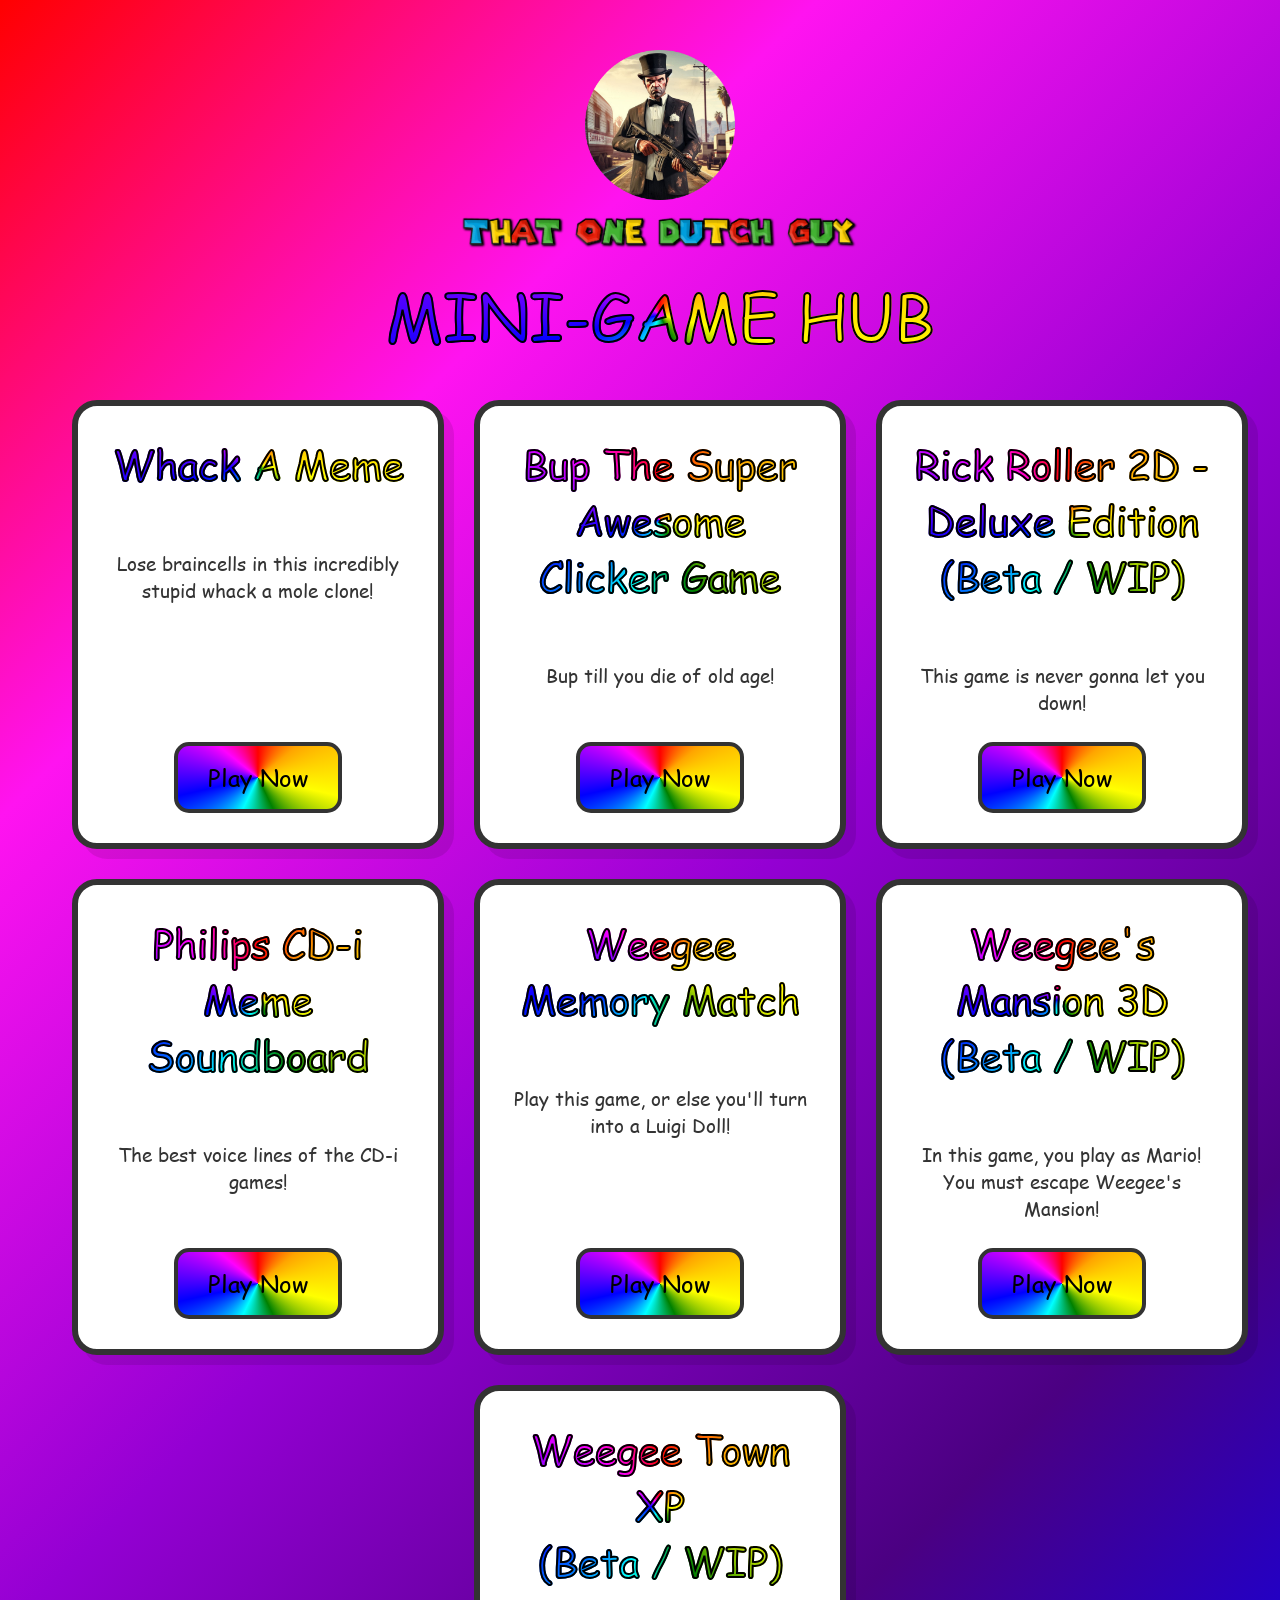
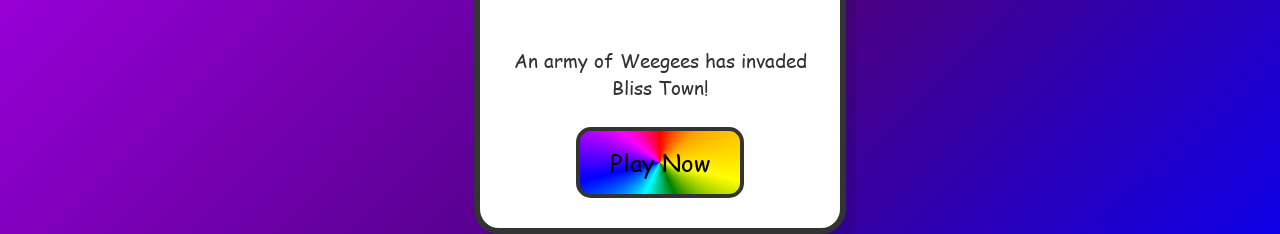
<file: index.html>
<!DOCTYPE html>
<html lang="en">
<head>
    <meta charset="UTF-8">
    <meta name="viewport" content="width=device-width, initial-scale=1.0">
    <meta name="robots" content="noindex">
    <title>That One Dutch Guy's Minigame Hub</title>
    <link rel="icon" type="image/x-icon" href="./index.ico">
    <link rel="preload" href="That-One-Dutch-Guy-Channel-Logo-Circle.png" as="image">
    <link rel="preload" href="That-One-Dutch-Guy-Logo-Text.png" as="image">
    <link rel="stylesheet" href="style.css">
</head>
<body>

    <header class="brand-header">
    <a href="https://www.youtube.com/@That1DutchGuy" target="_blank" rel="noopener noreferrer">
        <img src="That-One-Dutch-Guy-Channel-Logo-Circle.png" alt="Logo" class="main-logo">
    </a>
    <img src="That-One-Dutch-Guy-Logo-Text.png" alt="That One Dutch Guy" class="text-logo">
    </header>

    <h1>Mini-Game Hub</h1>

    <div class="game-container">
    <div class="game-card">
        <h3>Whack A Meme</h3>
        <p>Lose braincells in this incredibly stupid whack a mole clone!</p>
        <a href="whack-a-meme/whack-a-meme.html" class="play-button">Play Now</a>
    </div>

    <div class="game-card">
        <h3>Bup The Super Awesome Clicker Game</h3>
        <p>Bup till you die of old age!</p>
        <a href="bup-the-super-awesome-clicker-game/bup.html" class="play-button">Play Now</a>
    </div>

    <div class="game-card">
    <h3>Rick Roller 2D - Deluxe Edition <br> (Beta / WIP)</h3>
    <p>This game is never gonna let you down!</p>
    <a href="rick-roll-2d/rick-roll-2d.html" class="play-button">Play Now</a>
</div>

<div class="game-card">
    <h3>Philips CD-i Meme Soundboard</h3>
    <p>The best voice lines of the CD-i games!</p>
    <a href="cd-i-meme-soundboard/cd-i-meme-soundboard.html" class="play-button">Play Now</a>
    </div>

<div class="game-card">
    <h3>Weegee Memory Match</h3>
    <p>Play this game, or else you'll turn into a Luigi Doll!</p>
    <a href="weegee-memory-match/WeegeeMemory.html" class="play-button">Play Now</a>
</div>

<div class="game-card">
    <h3>Weegee's Mansion 3D <br>(Beta / WIP)</h3>
    <p>In this game, you play as Mario! You must escape Weegee's Mansion!</p>
    <a href="weegees-mansion/weegees_mansion.html" class="play-button">Play Now</a>
</div>

<div class="game-card">
    <h3>Weegee Town XP <br> (Beta / WIP)</h3>
    <p>An army of Weegees has invaded Bliss Town!</p>
    <a href="weegee-town-xp/weegee-town-xp.html" class="play-button">Play Now</a>
    </div>


<script src="script.js"></script>

</body>
</html>
</file>
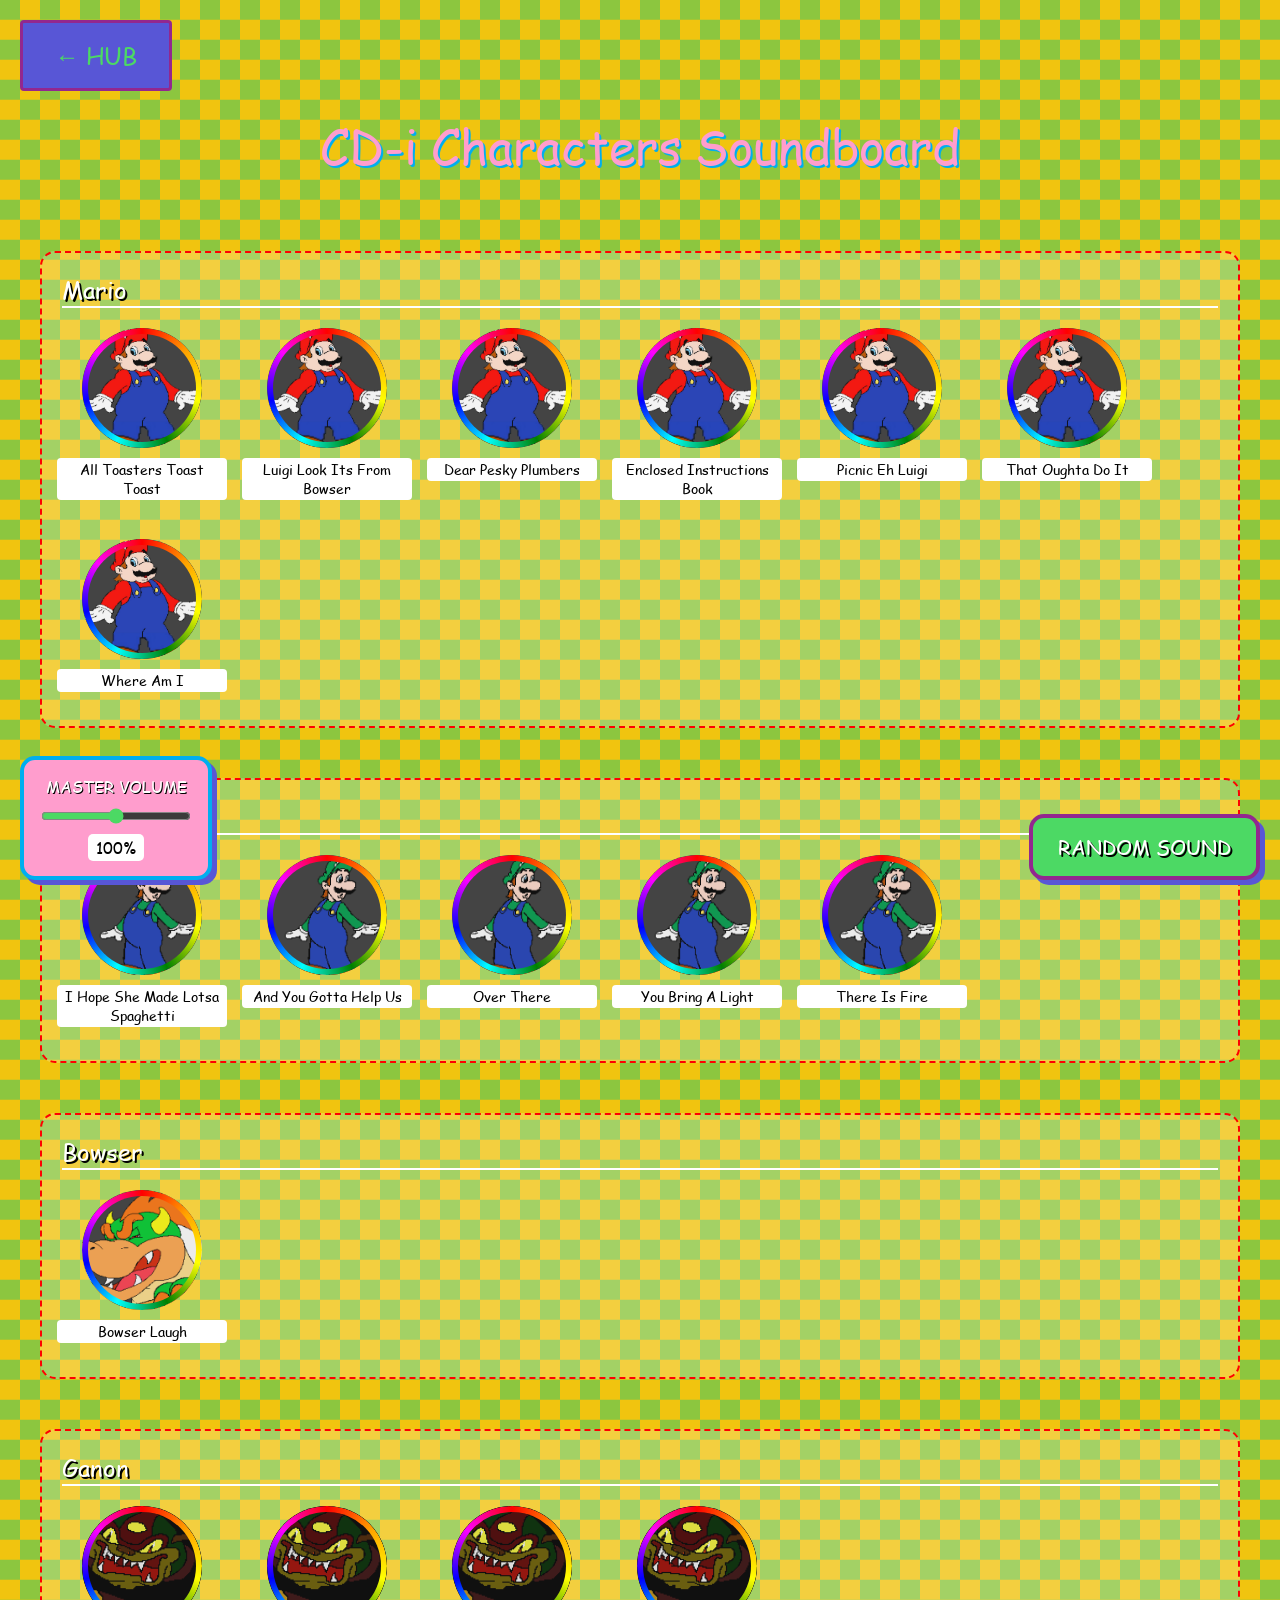
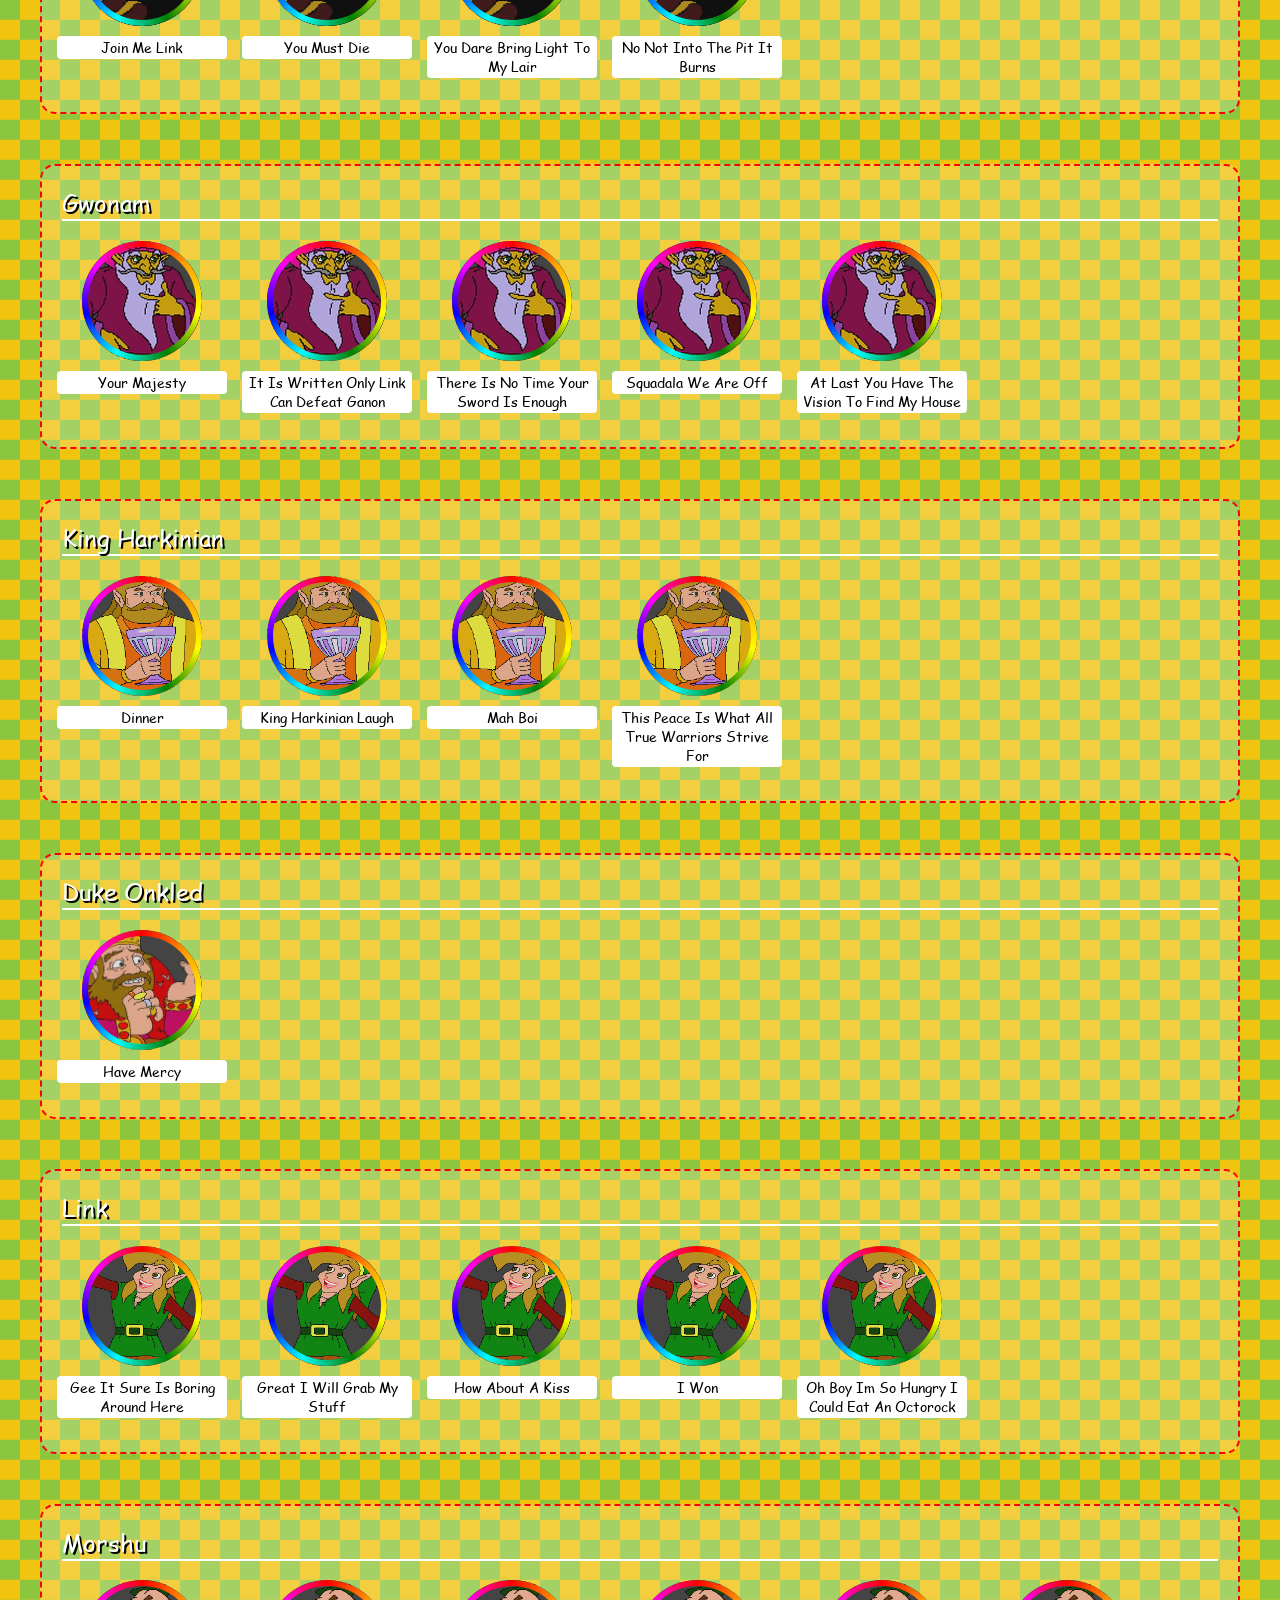
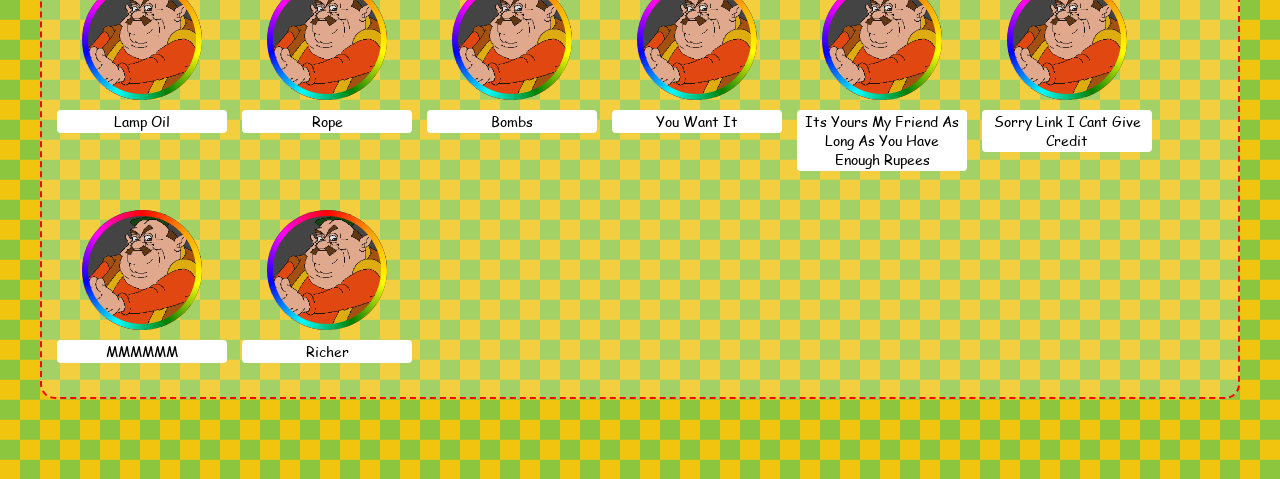
<file: cd-i-meme-soundboard/cd-i-meme-soundboard.html>
<!DOCTYPE html>
<html lang="en">
<head>
    <meta charset="UTF-8">
    <meta name="viewport" content="width=device-width, initial-scale=1.0">
    <title>CD-i Characters Soundboard</title>
    <link rel="stylesheet" href="cd-i-meme-soundboard.css">
    <link rel="icon" type="image/x-icon" href="./cd-i-meme-soundboard.ico">
</head>
<body>

    <a href="../index.html" id="hub-btn">← HUB</a>

    <h1>CD-i Characters Soundboard</h1>

    <div id="soundboard-container"></div>

    <script src="cd-i-meme-soundboard.js"></script>

    <div id="master-volume-control">
    <label for="volumeSlider">MASTER VOLUME</label>
    <input type="range" id="volumeSlider" min="0" max="200" value="100">
    <span id="volumeValue">100%</span>
    </div>

    <button id="random-btn">RANDOM SOUND</button>

</div>
</body>
</html>
</file>
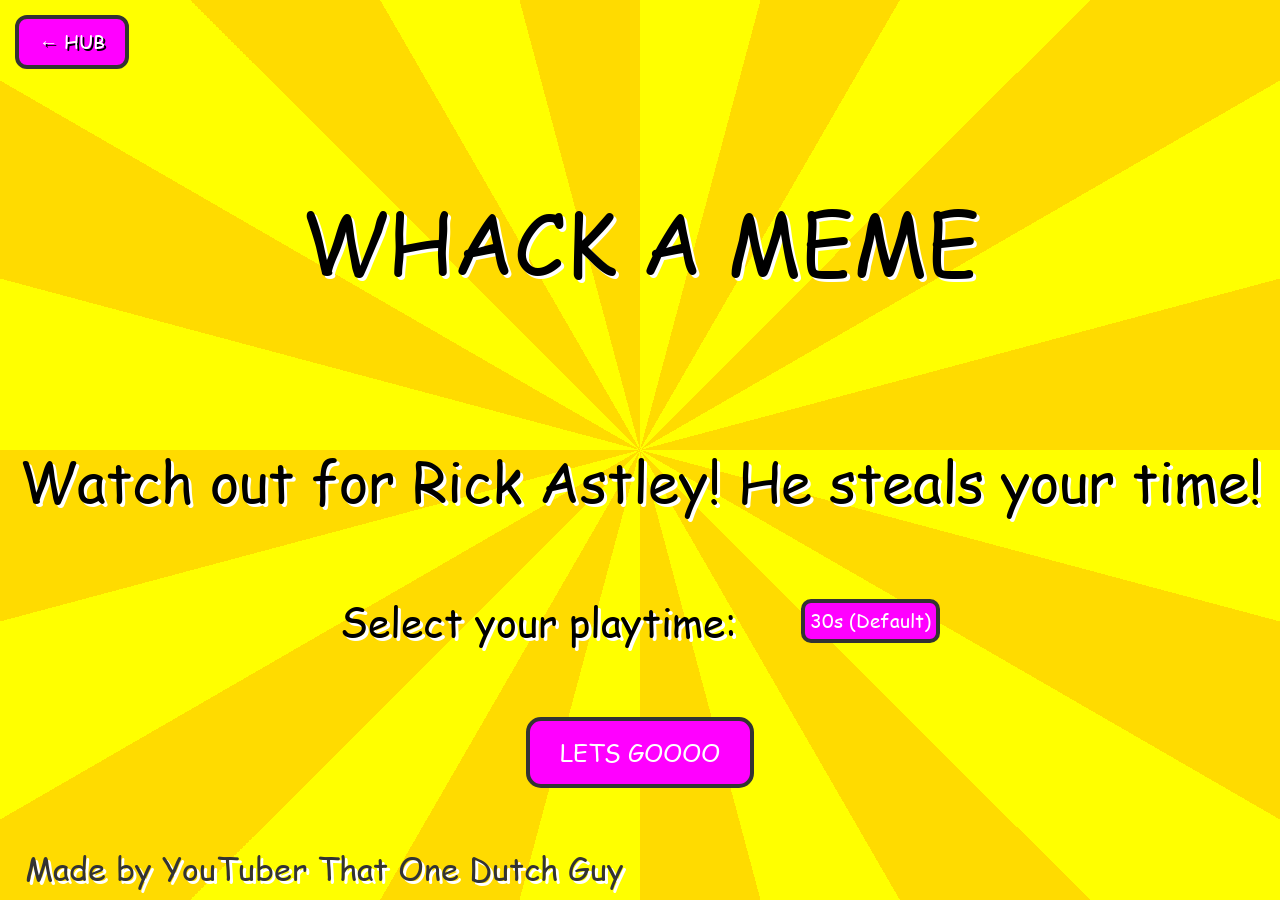
<file: whack-a-meme/whack-a-meme.html>
<!DOCTYPE html>
<html lang="en">
<head>
  <meta charset="UTF-8" />
  <meta name="viewport" content="width=device-width, initial-scale=1.0" />
  <meta name="robots" content="noindex">
  <title>Whack A Meme</title>
  <link rel="icon" type="image/x-icon" href="./whack-a-meme.ico">
  <link rel="stylesheet" href="whack-a-meme.css" />
</head>
<body>
  <div id="hammer-cursor"></div>

  <h1 id="main-title">Whack A Meme</h1>

  <div id="start-screen">
    <h2 class="random-color">WHACK A MEME</h2>
    <p class="random-color">Watch out for Rick Astley! He steals your time!</p>
    <div class="options">
      <label class="random-color">
        Select your playtime:
        <select id="duration" style="font-size: 1.2rem; padding: 5px;">
          <option value="30" selected>30s (Default)</option>
          <option value="45">45s</option>
          <option value="60">60s</option>
        </select>
      </label>
    </div>
    <button id="start-btn">LETS GOOOO</button>
  </div>

  <div id="scoreboard">
    Score: <span id="score">0</span> | Time: <span id="time">30</span>s
  </div>

  <div class="grid">
    <div class="hole"></div>
    <div class="hole"></div>
    <div class="hole"></div>
    <div class="hole"></div>
    <div class="hole"></div>
    <div class="hole"></div>
    <div class="hole"></div>
    <div class="hole"></div>
    <div class="hole"></div>
  </div>

  <div id="game-over" class="hidden">
    <h2 class="random-color">GAME OVER</h2>
    <p style="font-size: 2.5rem; margin: 10px 0;" class="random-color">Final Score: <span id="final-score"></span></p>
    <div style="display: flex; gap: 10px; justify-content: center;">
      <button id="restart-btn">Play Again?</button>
      <button id="back-to-menu-btn" style="background-color: #555;">Back to Menu</button>
    </div>
  </div>

  <audio id="main-menu-theme" src="assets/sounds/main-menu-theme.mp3" loop></audio> <!-- Main menu background music -->
  <audio id="hit-sound" src="assets/sounds/hit.mp3"></audio> <!-- Sound effect for hitting a meme -->
  <audio id="rick-lol-sound" src="assets/sounds/rick-lol.mp3"></audio> <!-- Rick Astley stealing time sound, aka a sentence mixing that makes him say LOL! -->
  <audio id="no-score-sound" src="assets/sounds/no-score.mp3"></audio> <!-- When the score is 0, an angry guy will be heard yelling GODDAMNIT and breaking something in the background -->
  <audio id="bad-score-sound" src="assets/sounds/bad-score.mp3"></audio> <!-- Crowd booing sound effect for bad scores -->
  <audio id="mediocre-score-sound" src="assets/sounds/mediocre-score.mp3"></audio> <!-- Nyeh, I guess that counts meme sound effect -->
  <audio id="good-score-sound" src="assets/sounds/good-score.mp3"></audio> <!-- iDubbbz Hey that's pretty good meme sound effect -->
  <audio id="nice-score-sound" src="assets/sounds/nice-score.mp3"></audio> <!-- Michael Rosen click Nice meme sound effect -->
  <audio id="excellent-score-sound" src="assets/sounds/excellent-score.mp3"></audio> <!-- I DID IT! I DID IT! meme sound effect -->

  <script src="whack-a-meme.js"></script>

  <a href="../index.html" id="hub-btn" class="button">← HUB</a>
  <a href="https://youtube.com/@that1dutchguy?si=64hwISFn48ZFbh9l" id="creator-link" target="_blank">
  Made by YouTuber That One Dutch Guy
</a>
</body>
</html>
</file>
<file: style.css>
@font-face {
  font-family: 'Comic Sans MS';
  src: url('./Comic-Sans-MS.ttf') format('truetype');
  font-weight: bold;
  font-style: normal;
}

/* Game's font and background */
html, body {
  margin: 0;
  padding: 0;
  width: 100%;
  height: 100%;
  /* Hiding the scrollbar */
  -ms-overflow-style: none;  /* IE and Edge */
  scrollbar-width: none;     /* Firefox */
}

/* Chrome, Safari and Opera */
html::-webkit-scrollbar, body::-webkit-scrollbar {
  display: none;
}

body {
  font-family: 'Comic Sans MS', sans-serif, bold;
  font-weight: bold;
  /* Animated Meme Background */
  background: linear-gradient(-45deg, #ff0000, #ff7f00, #ffff00, #00ff00, #0000ff, #4b0082, #9400d3, #FF13F0, #ff0000);
  background-size: 300% 300%;
  animation: meme-wave 10s ease infinite;
  color: #333;
  text-align: center;
  padding: 50px 20px;
  overflow-x: hidden;
}

.brand-header {
  display: flex;
  flex-direction: column;
  align-items: center;
  margin-bottom: 20px;
}

.main-logo {
  width: 150px;
  height: auto;
  margin-bottom: 10px;
}

.text-logo {
  width: 400px;
  max-width: 90%;
  height: auto;
}

@keyframes meme-wave {
  0% { background-position: 0% 0%; }
  50% { background-position: 100% 50%; }
  100% { background-position: 0% 0%; }
}

h1 {
  font-size: 4rem;
  margin-top: 10px;
  margin-bottom: 40px;
  text-transform: uppercase;
}

.game-container {
  display: flex;
  justify-content: center;
  gap: 30px;
  flex-wrap: wrap;
}

.game-card {
  background: white;
  border: 6px solid #333;
  border-radius: 25px;
  padding: 30px;
  width: 300px;
  box-shadow: 10px 10px 0px rgba(0,0,0,0.1);
  transition: transform 0.2s cubic-bezier(0.175, 0.885, 0.32, 1.275);
  display: flex;
  flex-direction: column;
  align-items: center;
}

.game-card:hover {
  transform: scale(1.05) rotate(-2deg);
  border-color: #ff00ff;
}

.game-card h3 {
  font-size: 2.5rem;
  margin-top: 0;
  color: #333;
}

.game-card p {
  font-size: 1.2rem;
  line-height: 1.4;
  margin-bottom: 25px;
}

/* Rainbow Spinning Play Button */
.play-button {
  display: inline-block;
  background: conic-gradient(
    from var(--spin-angle), 
    red, orange, yellow, green, cyan, blue, magenta, red
  );
  
  color: black;
  font-size: 1.5rem;
  font-weight: bold;
  padding: 15px 30px;
  border: 4px solid #333;
  border-radius: 15px;
  text-decoration: none;
  cursor: pointer;
  margin-top: auto;
  animation: spin-text-rainbow 2s linear infinite; 
  transition: transform 0.1s; 
}

.play-button:hover {
  transform: scale(1.1);
  background-color: #ff33ff;
}

#creator-link {
  display: inline-block;
  margin-top: 50px;
  text-decoration: none;
  font-size: 1.8rem;
  color: #333;
  transition: transform 0.2s;
}

#creator-link:hover {
  transform: scale(1.1);
  color: #ff00ff;
}

/* Base style for the logo */
.brand-header a .main-logo {
  /* This handles the buttery smooth rotation in BOTH directions */
  transition: transform 0.6s cubic-bezier(0.25, 1, 0.5, 1);
}

/* Simply add a pointer cursor on hover */
.brand-header a:hover .main-logo {
  cursor: pointer;
}

/* =========================================
   SPINNING CONIC RAINBOW TEXT 
   ========================================= */

/* 1. Define a custom angle variable that the browser knows how to animate */
@property --spin-angle {
  syntax: "<angle>";
  initial-value: 0deg;
  inherits: false;
}

/* Rainbow spinning text for the main header and game titles */
h1, .game-card h3 {
  background: conic-gradient(
    from var(--spin-angle), 
    red, orange, yellow, green, cyan, blue, magenta, red
  );
  
  /* Clip the spinning gradient strictly to the shape of the text */
  color: transparent !important;
  -webkit-background-clip: text;
  background-clip: text;
  -webkit-text-stroke: 2px #000;
  text-shadow: none;
  animation: spin-text-rainbow 2s linear infinite; 
}

/* The keyframes that rotate the gradient angle from 0 to 360 degrees */
@keyframes spin-text-rainbow {
  0% { --spin-angle: 0deg; }
  100% { --spin-angle: 360deg; }
}
</file>
<file: cd-i-meme-soundboard/cd-i-meme-soundboard.css>
@font-face {
  font-family: 'Comic Sans MS';
  src: url('../Comic-Sans-MS.ttf') format('truetype');
  font-weight: bold;
  font-style: normal;
}

body {
    background: repeating-conic-gradient(#f1c40f 0% 25%, #8CC63F 0% 50%) 50% / 40px 40px;
    min-height: 100%;
    margin: 0;
    display: flex;
    flex-direction: column;
    align-items: center;
    padding: 80px 20px;
    font-family: 'Comic Sans MS', sans-serif;
    font-weight: bold;
}

h1 {
    color: #ff9dcd;
    text-shadow: 2px 2px #00AEEF;
    font-size: 48px;
    font-weight: bold;
}

#hub-btn {
    background-color: #5856D6;
    top: 20px;
    left: 20px;
    position: absolute;
    padding: 16px 32px;
    font-size: 24px;
    border: 3px solid #92278F;
    border-radius: 4px;
    color: #4CD964;
    cursor: pointer;
    z-index: 10;
    text-decoration: none;
    transition: transform 0.1s;
}

#hub-btn:hover {
  transform: scale(1.1);
}

#soundboard-container {
    display: flex;
    flex-direction: column;
    gap: 50px;
    width: 100%;
    max-width: 1200px;
    margin-top: 40px;
}

.character-group {
    background: rgba(255, 255, 255, 0.2);
    padding: 20px;
    border-radius: 15px;
    border: 2px dashed #ff0000;
}

.character-group h2 {
    color: #fff;
    text-shadow: 2px 2px #000;
    margin-top: 0;
    border-bottom: 2px solid white;
}

.button-wrapper {
    display: flex;
    flex-wrap: wrap;
    gap: 25px;
    justify-content: flex-start;
}

.sound-item {
    display: flex;
    flex-direction: column;
    align-items: center;
    width: 160px;
}

.sound-btn {
    width: 120px;
    height: 120px;
    border-radius: 50%;
    background-color: #444;
    cursor: pointer;
    overflow: hidden;
    transition: transform 0.1s, background-color 0.2s;
    display: flex;
    align-items: center;
    justify-content: center;
    position: relative;
    border: none; /* Removed the old static border */
    padding: 0;
}

.sound-btn:hover {
    transform: scale(1.1);
    background-color: #666;
}

/* ─── The Animated Rainbow Ring ─── */
/* We use ::after so it layers OVER the image child */
.sound-btn::after {
    content: "";
    position: absolute;
    inset: 0;
    border-radius: 50%;
    padding: 6px; /* This defines the thickness of the ring */
    background: conic-gradient(
        from 0deg, 
        red, orange, yellow, green, cyan, blue, magenta, red
    );
    
    /* The mask creates the "ring" by hiding the center area */
    -webkit-mask: 
        linear-gradient(#fff 0 0) content-box, 
        linear-gradient(#fff 0 0);
    mask: 
        linear-gradient(#fff 0 0) content-box, 
        linear-gradient(#fff 0 0);
    -webkit-mask-composite: xor;
    mask-composite: exclude;
    
    pointer-events: none; /* Clicks go through the ring to the button */
    animation: rotate-rainbow 4s linear infinite;
    z-index: 10; /* Keeps it above the character image */
}

@keyframes rotate-rainbow {
    from { transform: rotate(0deg); }
    to { transform: rotate(360deg); }
}

/* Base style for all character images */
.sound-btn img {
    position: absolute;
    object-fit: cover;
    z-index: 1; /* Sits behind the rainbow ring */
}

/* ─── Per-character image classes ─────────────────────────────────────────── */

.img-mario {
    width: 100%;
    height: 108%;
    object-position: center 10%;
}

.img-luigi {
    width: 100%;
    height: 120%;
    object-position: center 12%;
}

.img-bowser {
    width: 110%;
    height: 110%;
    object-position: center 40%;
}

.img-ganon {
    width: 200%;
    height: 200%;
    object-position: 37% 30%;
}

.img-gwonam {
    width: 140%;
    height: 100%;
    object-position: center 15%;
}

.img-king-harkinian {
    width: 130%;
    height: 110%;
    object-position: center 20%;
}

.img-duke-onkled {
    width: 140%;
    height: 100%;
    object-position: center 25%;
}

.img-link {
    width: 140%;
    height: 105%;
    object-position: center 20%;
}

.img-morshu {
    width: 120%;
    height: 110%;
    object-position: center 15%;
}

.sound-label {
    margin-top: 10px;
    font-size: 14px;
    text-align: center;
    font-weight: bold;
    color: #000;
    background: #fff;
    padding: 2px 5px;
    border-radius: 4px;
    width: 100%;
    word-wrap: break-word;
}

#master-volume-control {
    position: fixed;
    bottom: 20px;
    left: 20px;
    background: #ff9dcd; /* Pink background */
    padding: 15px;
    border: 4px solid #00AEEF; /* Blue border */
    border-radius: 15px;
    display: flex;
    flex-direction: column;
    align-items: center;
    gap: 8px;
    z-index: 100;
    box-shadow: 5px 5px 0px #5856D6;
}

#master-volume-control label {
    font-weight: bold;
    color: #fff;
    text-shadow: 1px 1px #000;
}

#volumeValue {
    background: white;
    padding: 2px 8px;
    border-radius: 5px;
    font-weight: bold;
}

#volumeSlider {
    cursor: pointer;
    accent-color: #4CD964; /* Vibrant green thumb */
    width: 150px;
}

#random-btn {
    position: fixed;
    bottom: 20px;
    right: 20px;
    background: #4CD964; /* Vibrant green */
    padding: 15px 25px;
    border: 4px solid #92278F; /* Purple border */
    border-radius: 15px;
    font-family: 'Comic Sans MS', sans-serif;
    font-size: 20px;
    font-weight: bold;
    color: white;
    text-shadow: 2px 2px #000;
    cursor: pointer;
    z-index: 100;
    box-shadow: 5px 5px 0px #5856D6;
    transition: transform 0.1s;
}

#random-btn:hover {
    transform: scale(1.1) rotate(-3deg);
}
</file>
<file: whack-a-meme/whack-a-meme.css>
@font-face {
  font-family: 'Comic Sans MS';
  src: url('../Comic-Sans-MS.ttf') format('truetype');
  font-weight: bold;
  font-style: normal;
}

body {
  font-family: 'Comic Sans MS', sans-serif, bold;
  font-weight: bold;
  text-align: center;
  background-color: #ffff00; /* Fallback color */
  margin: 0;
  overflow: hidden; /* Prevents scrollbars from the spinning background */
  font-size: 3.5rem;
  transition: color 0.2s ease;
  text-shadow: 3px 3px 0px #fff;
  cursor: auto;
}

/* --- THE SPINNING SUNBURST --- */
body::before {
  content: "";
  position: fixed;
  top: -100%; 
  left: -100%;
  width: 300%; 
  height: 300%;
  background-image: repeating-conic-gradient(
    #ffff00 0deg 15deg,
    #ffdb00 15deg 30deg
  );
  z-index: -1; 
  transform: scale(1.5); 
  animation: sunburst-spin 30s linear infinite;
  transform-origin: center; 
}

@keyframes sunburst-spin {
  from { transform: rotate(0deg) scale(1.5); }
  to { transform: rotate(360deg) scale(1.5); }
}

/* --- VISIBILITY LOGIC --- */
/* Hide game elements by default so they don't show on the menu */
#scoreboard, .grid, #main-title {
  display: none;
}

/* Show them only when the game starts */
body.game-active #scoreboard {
  display: inline-block;
}
body.game-active .grid {
  display: grid;
}

/* NEW: Show the top title ONLY when the game is running */
body.game-active #main-title {
  display: block;
}

/* Hide real cursor when game is active */
body.game-active {
  cursor: none;
}
body.game-active .meme, 
body.game-active .hole,
body.game-active button {
  cursor: none;
}

/* Custom Hammer Element */
#hammer-cursor {
  position: fixed;
  width: 80px; 
  height: 80px;
  background-image: url('assets/cursor/Hammer.png');
  background-size: contain;
  background-repeat: no-repeat;
  pointer-events: none;
  z-index: 9999;
  transform-origin: 50% 90%;
  transform: translate(-50%, -80%) rotate(0deg); 
  display: none;
  filter: drop-shadow(5px 5px 5px rgba(0,0,0,0.3));
}

body.game-active #hammer-cursor {
  display: block;
}

.whacking {
  animation: hammer-swing 0.18s cubic-bezier(0.1, 0.9, 0.2, 1);
}

@keyframes hammer-swing {
  0% { transform: translate(-50%, -80%) rotate(0deg); }
  25% { transform: translate(-50%, -80%) rotate(25deg); }
  60% { transform: translate(-50%, -80%) rotate(-55deg); }
  100% { transform: translate(-50%, -80%) rotate(0deg); }
}

h1 {
  font-size: 3.5rem;
  font-weight: bold;
  margin-top: 20px;
  text-shadow: 3px 3px 0px #fff;
  transition: color 0.2s ease;
}

#scoreboard {
  font-size: 2rem;
  margin-bottom: 10px;
  background: white;
  padding: 10px 20px;
  border-radius: 50px;
  border: 4px solid #333;
  transition: color 0.2s ease;
}

.grid {
  grid-template-columns: repeat(3, 140px);
  grid-gap: 25px;
  justify-content: center;
  margin: 40px auto;
  perspective: 1000px;
}

.hole {
  width: 140px;
  height: 140px;
  background-color: #5c3d2e; 
  border: 8px solid #32cd32;
  position: relative;
  overflow: hidden;
  border-radius: 50%;
  box-shadow: inset 0 10px 20px rgba(0,0,0,0.6);
}

.meme {
  position: absolute;
  bottom: -100%; 
  left: 50%;
  transform: translateX(-50%);
  width: 85%;
  height: 85%;
  object-fit: contain;
  transition: bottom 0.15s cubic-bezier(0.175, 0.885, 0.32, 1.275);
  user-select: none;
}

.meme.up {
  bottom: 15%; 
}

.meme.whacked {
  transform: translateX(-50%) scale(1.2) rotate(10deg);
  opacity: 0;
  transition: 0.1s;
}

.floating-text {
  position: absolute;
  pointer-events: none;
  font-weight: bold;
  font-size: 2.2rem;
  animation: floatUp 0.8s ease-out forwards;
  z-index: 2000;
  text-shadow: 2px 2px 0px #000;
}

@keyframes floatUp {
  0% { transform: translateY(0); opacity: 1; }
  100% { transform: translateY(-120px); opacity: 0; }
}

button {
  background-color: #ff00ff;
  color: white;
  font-family: 'Comic Sans MS', sans-serif, bold;
  font-size: 24px;
  font-weight: bold;
  padding: 15px 30px;
  border: 4px solid #333;
  border-radius: 15px;
  transition: transform 0.1s;
  cursor: pointer;
}

button:hover {
  transform: scale(1.1);
}

/* --- MENU FIX --- */
#start-screen {
  position: fixed;
  inset: 0;
  background: transparent; 
  display: flex;
  flex-direction: column;
  align-items: center;
  justify-content: center;
  gap: 16px;
  z-index: 1000;
}

.options {
  display: flex;
  flex-direction: column;
  align-items: center;
  margin-bottom: 50px;
}

.options label {
  display: block;
  position: relative;
  width: 600px;
  text-align: left;
  font-size: 2.5rem;
  line-height: 1.5;
}

#duration {
  position: absolute;
  right: 0;
  top: 50%;
  transform: translateY(-50%);
  font-family: 'Comic Sans MS', sans-serif, bold;
  background-color: #ff00ff;
  color: white;
  border: 4px solid #333;
  border-radius: 10px;
  padding: 12px 45px 12px 15px;
  font-size: 1.5rem;
  font-weight: bold;
  cursor: pointer;
  appearance: none;
  -webkit-appearance: none;
}

.hidden {
  display: none !important;
}

#game-over {
  background: white;
  padding: 30px;
  border: 5px solid #333;
  border-radius: 20px;
  position: absolute;
  top: 50%;
  left: 50%;
  transform: translate(-50%, -50%);
  z-index: 100;
  box-shadow: 0 20px 50px rgba(0,0,0,0.3);
}

#creator-link {
  position: fixed;
  bottom: 10px;
  left: 25px;
  text-decoration: none;
  font-family: 'Comic Sans MS', sans-serif, bold;
  font-weight: bold;
  font-size: 2rem;
  color: #333;
  z-index: 1001;
  transition: transform 0.2s;
}

#creator-link:hover {
  transform: scale(1.1);
  color: #ff00ff;
}

#hub-btn {
  position: fixed;
  top: 15px;
  left: 15px;
  z-index: 2000;
  font-family: 'Comic Sans MS', sans-serif, bold;
  background-color: #ff00ff;
  color: white;
  padding: 10px 20px;
  border: 4px solid #333;
  border-radius: 12px;
  text-decoration: none;
  text-shadow: 2px 2px 0px #000000;
  font-size: 1.2rem;
  font-weight: bold;
  transition: transform 0.1s;
}

#hub-btn:hover {
  transform: scale(1.1);
  background-color: #00ff00;
}
</file>
